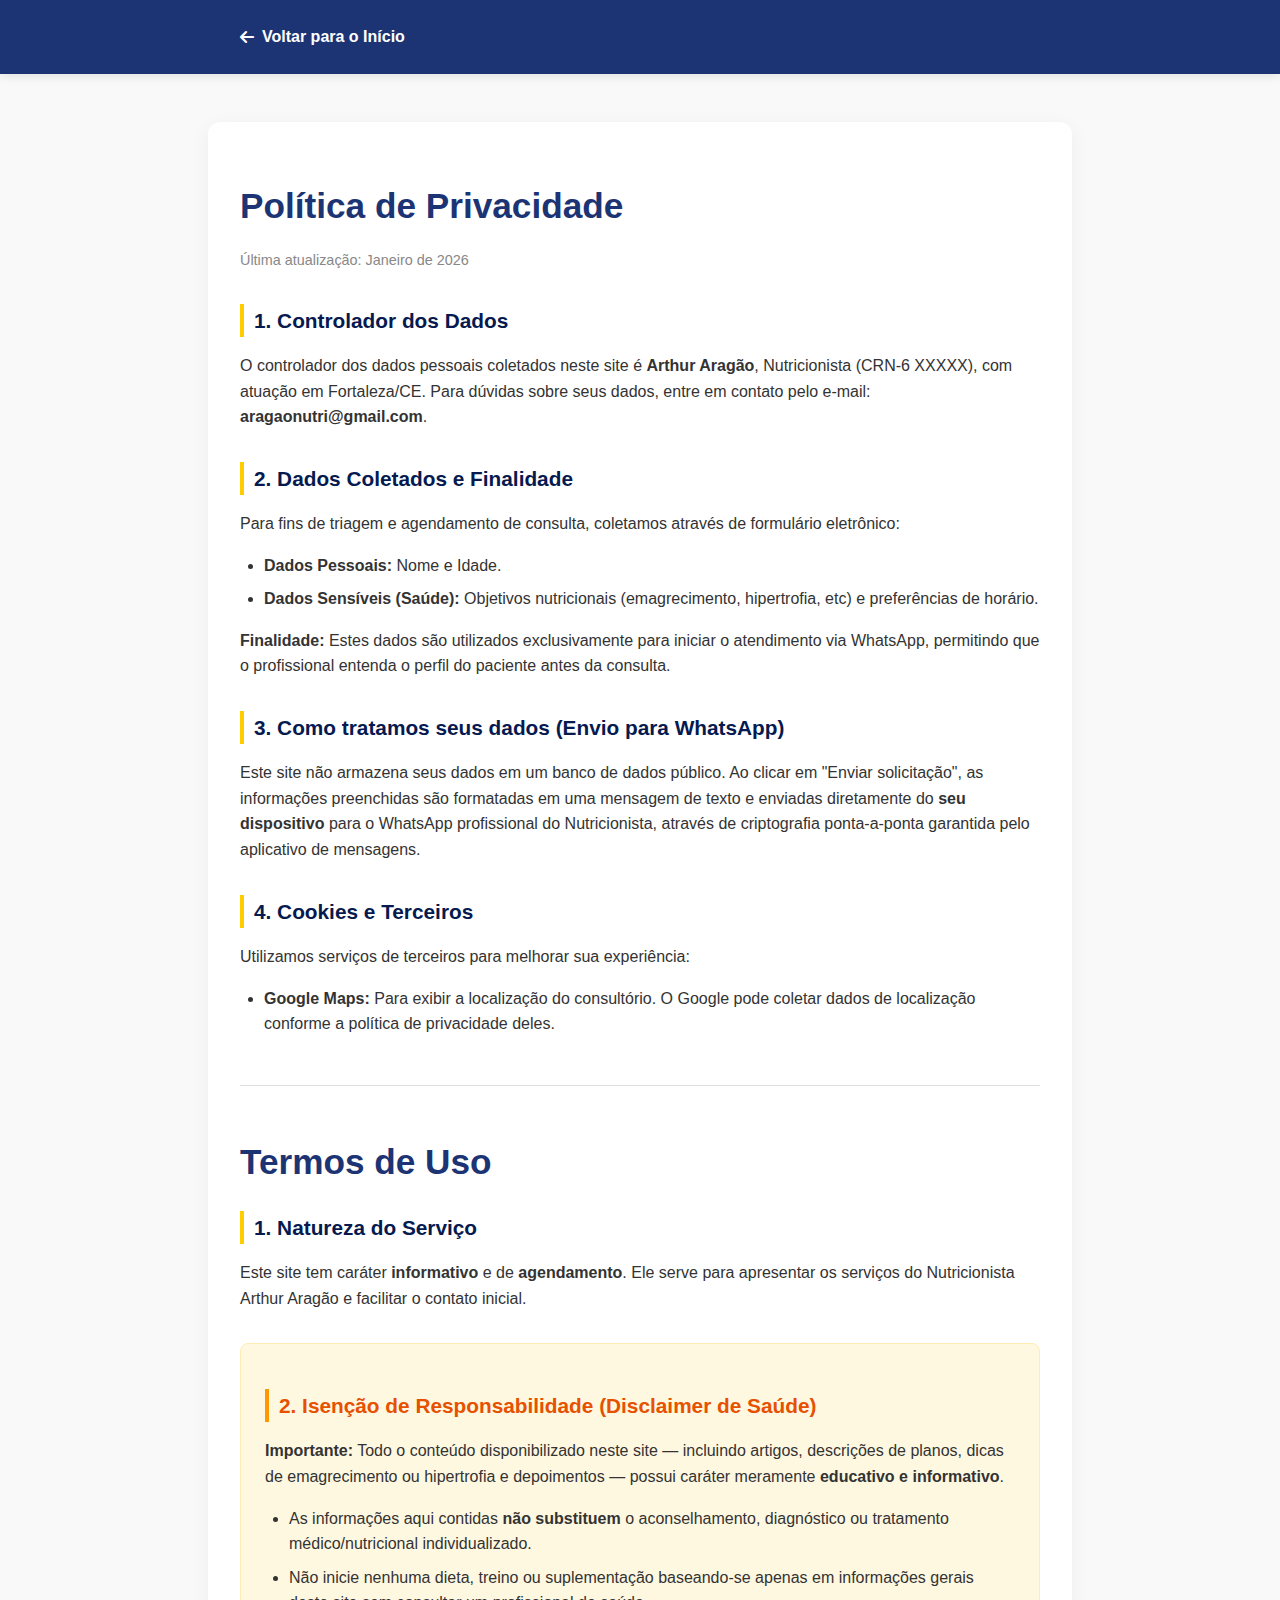
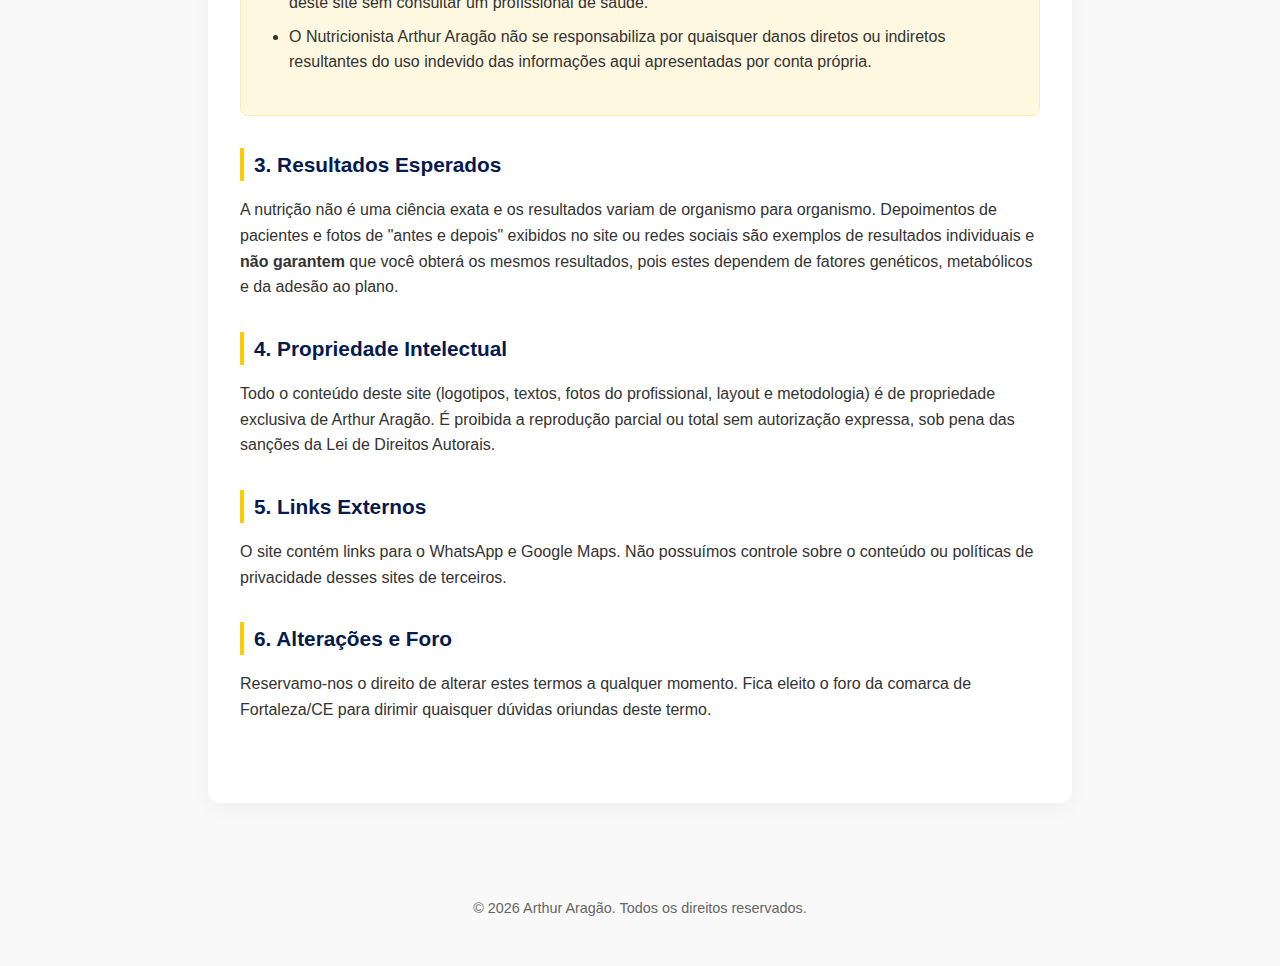
<file: pages/politica_termos.html>
<!DOCTYPE html>
<html lang="pt-br">
<head>
    <meta charset="UTF-8">
    <meta name="viewport" content="width=device-width, initial-scale=1.0">
    <title>Política de Privacidade e Termos de Uso | Arthur Aragão</title>
    
    <link rel="stylesheet" href="style.css"> 
    <link rel="stylesheet" href="https://cdnjs.cloudflare.com/ajax/libs/font-awesome/6.0.0/css/all.min.css">
</head>
<body>

    <header class="legal-header">
        <div class="container">
            <a href="../index.html" class="btn-voltar">
                <i class="fa-solid fa-arrow-left"></i> Voltar para o Início
            </a>
        </div>
    </header>

    <main class="legal-content">
        
        <section id="privacidade" class="legal-section">
            <h1 class="main-title">Política de Privacidade</h1>
            <p class="last-update">Última atualização: Janeiro de 2026</p>

            <div class="legal-block">
                <h3>1. Controlador dos Dados</h3>
                <p>O controlador dos dados pessoais coletados neste site é <strong>Arthur Aragão</strong>, Nutricionista (CRN-6 XXXXX), com atuação em Fortaleza/CE. Para dúvidas sobre seus dados, entre em contato pelo e-mail: <strong>aragaonutri@gmail.com</strong>.</p>
            </div>

            <div class="legal-block">
                <h3>2. Dados Coletados e Finalidade</h3>
                <p>Para fins de triagem e agendamento de consulta, coletamos através de formulário eletrônico:</p>
                <ul>
                    <li><strong>Dados Pessoais:</strong> Nome e Idade.</li>
                    <li><strong>Dados Sensíveis (Saúde):</strong> Objetivos nutricionais (emagrecimento, hipertrofia, etc) e preferências de horário.</li>
                </ul>
                <p><strong>Finalidade:</strong> Estes dados são utilizados exclusivamente para iniciar o atendimento via WhatsApp, permitindo que o profissional entenda o perfil do paciente antes da consulta.</p>
            </div>

            <div class="legal-block">
                <h3>3. Como tratamos seus dados (Envio para WhatsApp)</h3>
                <p>Este site não armazena seus dados em um banco de dados público. Ao clicar em "Enviar solicitação", as informações preenchidas são formatadas em uma mensagem de texto e enviadas diretamente do <strong>seu dispositivo</strong> para o WhatsApp profissional do Nutricionista, através de criptografia ponta-a-ponta garantida pelo aplicativo de mensagens.</p>
            </div>

            <div class="legal-block">
                <h3>4. Cookies e Terceiros</h3>
                <p>Utilizamos serviços de terceiros para melhorar sua experiência:</p>
                <ul>
                    <li><strong>Google Maps:</strong> Para exibir a localização do consultório. O Google pode coletar dados de localização conforme a política de privacidade deles.</li>
                </ul>
            </div>
        </section>

        <hr class="divisor">

        <section id="termos" class="legal-section">
            <h1 class="main-title">Termos de Uso</h1>

            <div class="legal-block">
                <h3>1. Natureza do Serviço</h3>
                <p>Este site tem caráter <strong>informativo</strong> e de <strong>agendamento</strong>. Ele serve para apresentar os serviços do Nutricionista Arthur Aragão e facilitar o contato inicial.</p>
            </div>

          <div class="legal-block alerta">
                <h3>2. Isenção de Responsabilidade (Disclaimer de Saúde)</h3>
                <p><strong>Importante:</strong> Todo o conteúdo disponibilizado neste site — incluindo artigos, descrições de planos, dicas de emagrecimento ou hipertrofia e depoimentos — possui caráter meramente <strong>educativo e informativo</strong>.</p>
                <ul>
                    <li>As informações aqui contidas <strong>não substituem</strong> o aconselhamento, diagnóstico ou tratamento médico/nutricional individualizado.</li>
                    <li>Não inicie nenhuma dieta, treino ou suplementação baseando-se apenas em informações gerais deste site sem consultar um profissional de saúde.</li>
                    <li>O Nutricionista Arthur Aragão não se responsabiliza por quaisquer danos diretos ou indiretos resultantes do uso indevido das informações aqui apresentadas por conta própria.</li>
                </ul>
            </div>
            
            <div class="legal-block">
                <h3>3. Resultados Esperados</h3>
                <p>A nutrição não é uma ciência exata e os resultados variam de organismo para organismo. Depoimentos de pacientes e fotos de "antes e depois" exibidos no site ou redes sociais são exemplos de resultados individuais e <strong>não garantem</strong> que você obterá os mesmos resultados, pois estes dependem de fatores genéticos, metabólicos e da adesão ao plano.</p>
            </div>

            <div class="legal-block">
                <h3>4. Propriedade Intelectual</h3>
                <p>Todo o conteúdo deste site (logotipos, textos, fotos do profissional, layout e metodologia) é de propriedade exclusiva de Arthur Aragão. É proibida a reprodução parcial ou total sem autorização expressa, sob pena das sanções da Lei de Direitos Autorais.</p>
            </div>

            <div class="legal-block">
                <h3>5. Links Externos</h3>
                <p>O site contém links para o WhatsApp e Google Maps. Não possuímos controle sobre o conteúdo ou políticas de privacidade desses sites de terceiros.</p>
            </div>

            <div class="legal-block">
                <h3>6. Alterações e Foro</h3>
                <p>Reservamo-nos o direito de alterar estes termos a qualquer momento. Fica eleito o foro da comarca de Fortaleza/CE para dirimir quaisquer dúvidas oriundas deste termo.</p>
            </div>
        </section>

    </main>

    <footer class="legal-footer">
        <p>&copy; 2026 Arthur Aragão. Todos os direitos reservados.</p>
    </footer>

</body>
</html>
</file>
<file: pages/style.css>
/* RESET BÁSICO (Caso não tenha no seu CSS global) */
body {
    margin: 0;
    padding: 0;
    font-family: 'Helvetica Neue', Helvetica, Arial, sans-serif;
    color: #333;
    line-height: 1.6;
    background-color: #f9f9f9;
}

/* CABEÇALHO */
.legal-header {
    background-color: #1d3474; /* Azul da marca */
    padding: 1.5rem 0;
    box-shadow: 0 2px 10px rgba(0,0,0,0.1);
}

.legal-header .container {
    max-width: 800px;
    margin: 0 auto;
    padding: 0 1.5rem;
}

.btn-voltar {
    color: white;
    text-decoration: none;
    font-weight: 600;
    display: inline-flex;
    align-items: center;
    gap: 8px;
    transition: opacity 0.3s;
}

.btn-voltar:hover {
    opacity: 0.8;
}

/* CONTEÚDO PRINCIPAL */
.legal-content {
    max-width: 800px; /* Largura de leitura confortável */
    margin: 3rem auto;
    padding: 2rem;
    background: white;
    border-radius: 12px;
    box-shadow: 0 4px 20px rgba(0,0,0,0.05);
}

.legal-section {
    margin-bottom: 3rem;
}

.main-title {
    color: #1d3474;
    font-size: 2.2rem;
    margin-bottom: 0.5rem;
}

.last-update {
    color: #888;
    font-size: 0.9rem;
    margin-bottom: 2rem;
}

.legal-block {
    margin-bottom: 2rem;
}

.legal-block h3 {
    color: #061a50;
    font-size: 1.3rem;
    margin-bottom: 0.8rem;
    border-left: 4px solid #ffcc00; /* Detalhe amarelo */
    padding-left: 10px;
}

.legal-block ul {
    margin: 1rem 0;
    padding-left: 1.5rem;
}

.legal-block li {
    margin-bottom: 0.5rem;
}

/* ESTILO DE ALERTA MÉDICO */
.legal-block.alerta {
    background-color: #fff8e1; /* Amarelo bem clarinho */
    padding: 1.5rem;
    border-radius: 8px;
    border: 1px solid #ffecb3;
}

.legal-block.alerta h3 {
    border-left-color: #ff9800; /* Laranja */
    color: #e65100;
}

/* DIVISOR */
.divisor {
    border: 0;
    height: 1px;
    background: #e0e0e0;
    margin: 3rem 0;
}

/* RODAPÉ SIMPLES */
.legal-footer {
    text-align: center;
    padding: 2rem;
    color: #666;
    font-size: 0.9rem;
}

/* RESPONSIVO */
@media (max-width: 600px) {
    .legal-content {
        margin: 0;
        border-radius: 0;
        padding: 1.5rem;
    }
    
    .main-title {
        font-size: 1.8rem;
    }
}
</file>
